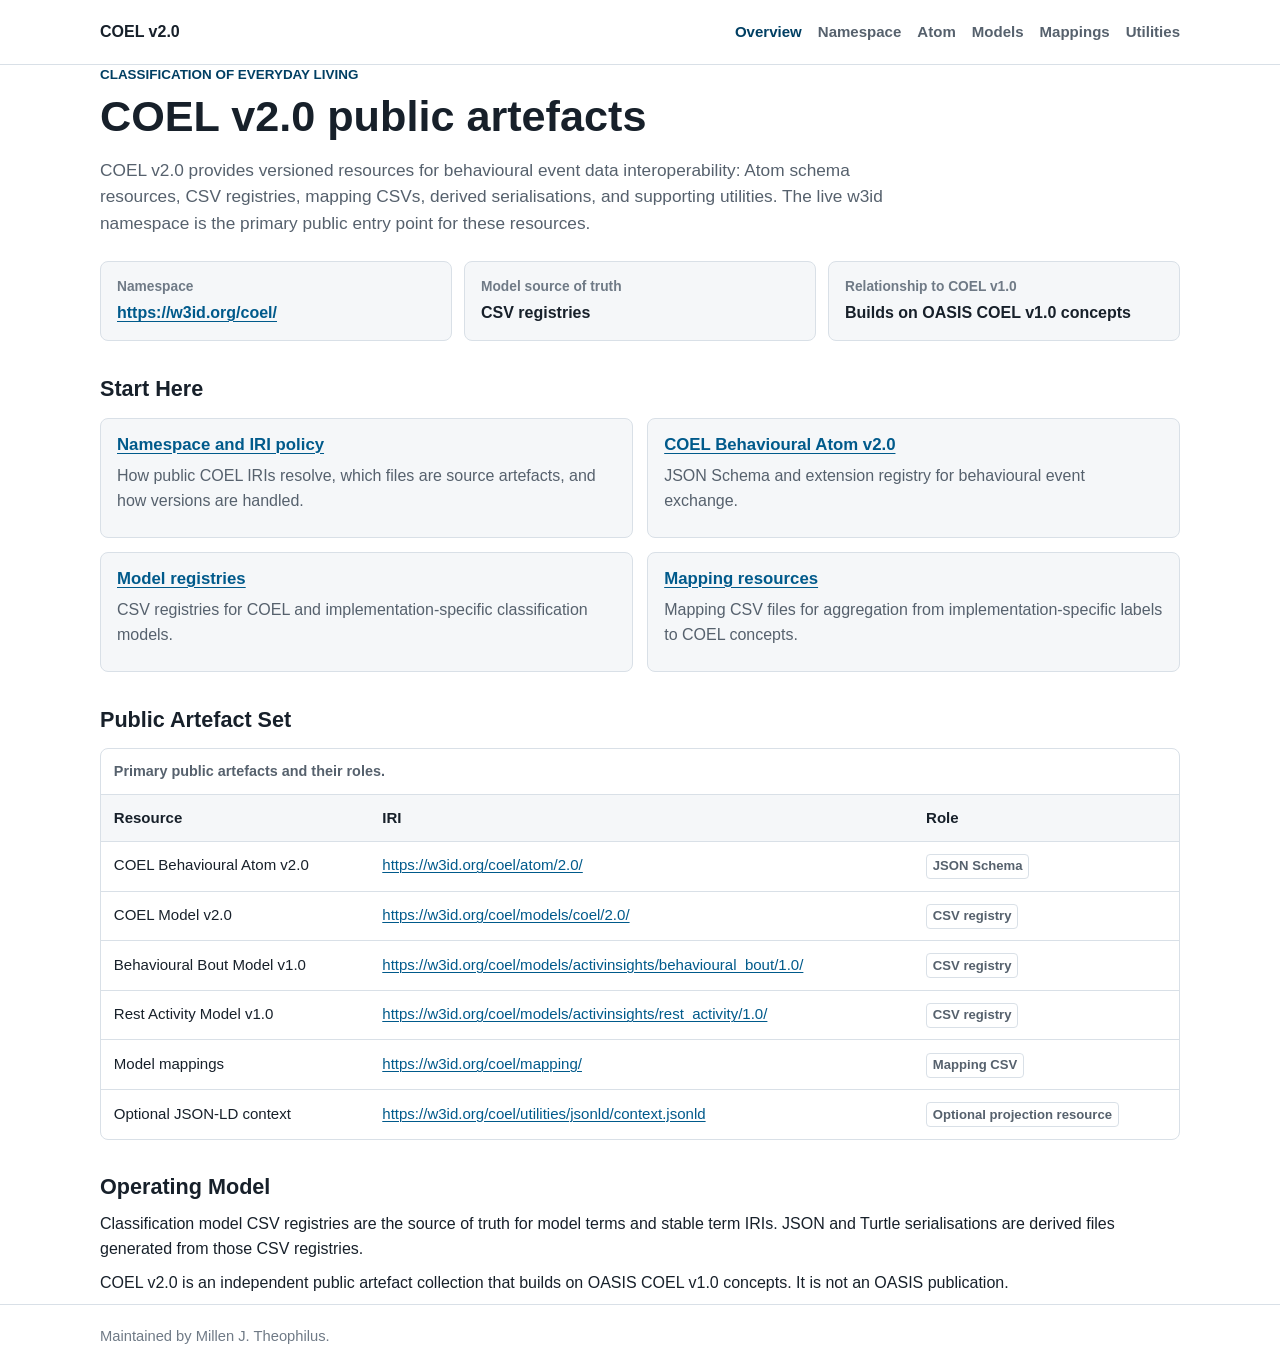
<file: docs/index.html>
<!doctype html>
<html lang="en">
<head>
  <meta charset="utf-8">
  <meta name="viewport" content="width=device-width, initial-scale=1">
  <meta name="description" content="COEL v2.0 public artefacts for behavioural event data interoperability, including Atom schema resources, CSV registries, mapping CSVs, derived serialisations, and supporting utilities.">
  <title>COEL v2.0 | Overview</title>
  <link rel="stylesheet" href="assets/coel.css">
</head>
<body>
  <a class="skip-link" href="#main">Skip to main content</a>
  <header class="site-header">
    <div class="container">
      <a class="brand" href="./">COEL v2.0</a>
      <nav class="nav" aria-label="Primary navigation">
        <a href="./" aria-current="page">Overview</a>
        <a href="namespace/">Namespace</a>
        <a href="atom/2.0/">Atom</a>
        <a href="models/">Models</a>
        <a href="mapping/">Mappings</a>
        <a href="utilities/">Utilities</a>
      </nav>
    </div>
  </header>

  <main id="main" class="container">
    <p class="kicker">Classification of Everyday Living</p>
    <h1>COEL v2.0 public artefacts</h1>
    <p class="lead">
      COEL v2.0 provides versioned resources for behavioural event data interoperability: Atom schema resources, CSV registries, mapping CSVs, derived serialisations, and supporting utilities. The live w3id namespace is the primary public entry point for these resources.
    </p>

    <dl class="summary" aria-label="Release summary">
      <div>
        <dt>Namespace</dt>
        <dd><a href="https://w3id.org/coel/">https://w3id.org/coel/</a></dd>
      </div>
      <div>
        <dt>Model source of truth</dt>
        <dd>CSV registries</dd>
      </div>
      <div>
        <dt>Relationship to COEL v1.0</dt>
        <dd>Builds on OASIS COEL v1.0 concepts</dd>
      </div>
    </dl>

    <section aria-labelledby="start-heading">
      <h2 id="start-heading">Start Here</h2>
      <div class="resource-grid">
        <article class="resource-card">
          <h3><a href="namespace/">Namespace and IRI policy</a></h3>
          <p>How public COEL IRIs resolve, which files are source artefacts, and how versions are handled.</p>
        </article>
        <article class="resource-card">
          <h3><a href="atom/2.0/">COEL Behavioural Atom v2.0</a></h3>
          <p>JSON Schema and extension registry for behavioural event exchange.</p>
        </article>
        <article class="resource-card">
          <h3><a href="models/">Model registries</a></h3>
          <p>CSV registries for COEL and implementation-specific classification models.</p>
        </article>
        <article class="resource-card">
          <h3><a href="mapping/">Mapping resources</a></h3>
          <p>Mapping CSV files for aggregation from implementation-specific labels to COEL concepts.</p>
        </article>
      </div>
    </section>

    <section aria-labelledby="resources-heading">
      <h2 id="resources-heading">Public Artefact Set</h2>
      <div class="table-wrap">
        <table>
          <caption>Primary public artefacts and their roles.</caption>
          <thead>
            <tr>
              <th scope="col">Resource</th>
              <th scope="col">IRI</th>
              <th scope="col">Role</th>
            </tr>
          </thead>
          <tbody>
            <tr>
              <td>COEL Behavioural Atom v2.0</td>
              <td><a href="https://w3id.org/coel/atom/2.0/">https://w3id.org/coel/atom/2.0/</a></td>
              <td><span class="tag">JSON Schema</span></td>
            </tr>
            <tr>
              <td>COEL Model v2.0</td>
              <td><a href="https://w3id.org/coel/models/coel/2.0/">https://w3id.org/coel/models/coel/2.0/</a></td>
              <td><span class="tag">CSV registry</span></td>
            </tr>
            <tr>
              <td>Behavioural Bout Model v1.0</td>
              <td><a href="https://w3id.org/coel/models/activinsights/behavioural_bout/1.0/">https://w3id.org/coel/models/activinsights/behavioural_bout/1.0/</a></td>
              <td><span class="tag">CSV registry</span></td>
            </tr>
            <tr>
              <td>Rest Activity Model v1.0</td>
              <td><a href="https://w3id.org/coel/models/activinsights/rest_activity/1.0/">https://w3id.org/coel/models/activinsights/rest_activity/1.0/</a></td>
              <td><span class="tag">CSV registry</span></td>
            </tr>
            <tr>
              <td>Model mappings</td>
              <td><a href="https://w3id.org/coel/mapping/">https://w3id.org/coel/mapping/</a></td>
              <td><span class="tag">Mapping CSV</span></td>
            </tr>
            <tr>
              <td>Optional JSON-LD context</td>
              <td><a href="https://w3id.org/coel/utilities/jsonld/context.jsonld">https://w3id.org/coel/utilities/jsonld/context.jsonld</a></td>
              <td><span class="tag">Optional projection resource</span></td>
            </tr>
          </tbody>
        </table>
      </div>
    </section>

    <section aria-labelledby="operation-heading">
      <h2 id="operation-heading">Operating Model</h2>
      <p>
        Classification model CSV registries are the source of truth for model terms and stable term IRIs. JSON and Turtle serialisations are derived files generated from those CSV registries.
      </p>
      <p>
        COEL v2.0 is an independent public artefact collection that builds on OASIS COEL v1.0 concepts. It is not an OASIS publication.
      </p>
    </section>
  </main>

  <footer class="site-footer">
    <div class="container">Maintained by Millen J. Theophilus.</div>
  </footer>
</body>
</html>
</file>
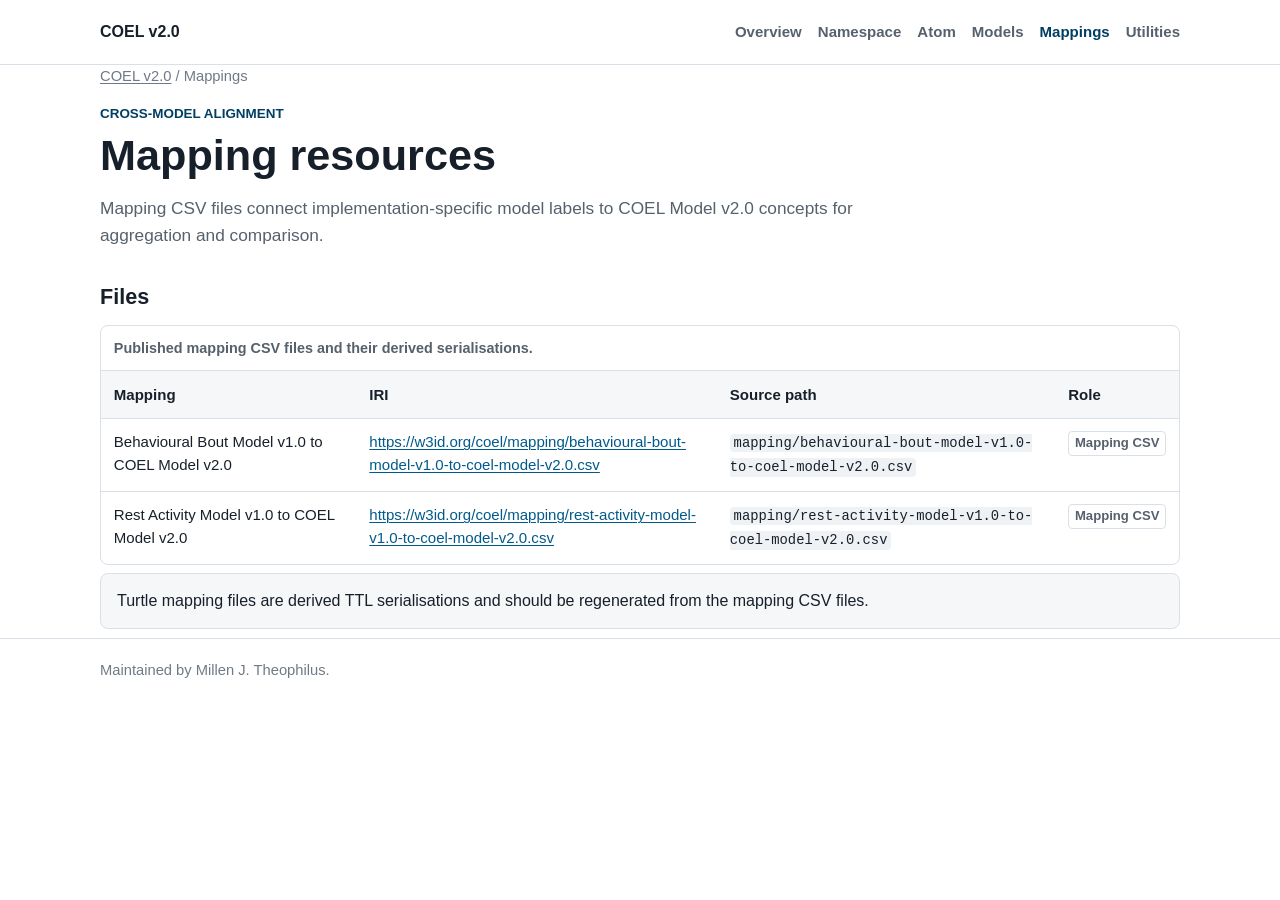
<file: docs/mapping/index.html>
<!doctype html>
<html lang="en">
<head>
  <meta charset="utf-8">
  <meta name="viewport" content="width=device-width, initial-scale=1">
  <meta name="description" content="COEL v2.0 mapping CSV files for cross-model alignment to COEL Model v2.0 concepts.">
  <title>COEL v2.0 | Mappings</title>
  <link rel="stylesheet" href="../assets/coel.css">
</head>
<body>
  <a class="skip-link" href="#main">Skip to main content</a>
  <header class="site-header">
    <div class="container">
      <a class="brand" href="../">COEL v2.0</a>
      <nav class="nav" aria-label="Primary navigation">
        <a href="../">Overview</a>
        <a href="../namespace/">Namespace</a>
        <a href="../atom/2.0/">Atom</a>
        <a href="../models/">Models</a>
        <a href="./" aria-current="page">Mappings</a>
        <a href="../utilities/">Utilities</a>
      </nav>
    </div>
  </header>

  <main id="main" class="container">
    <p class="breadcrumb"><a href="../">COEL v2.0</a> / Mappings</p>
    <p class="kicker">Cross-model alignment</p>
    <h1>Mapping resources</h1>
    <p class="lead">
      Mapping CSV files connect implementation-specific model labels to COEL Model v2.0 concepts for aggregation and comparison.
    </p>

    <section aria-labelledby="mapping-files-heading">
      <h2 id="mapping-files-heading">Files</h2>
      <div class="table-wrap">
        <table>
          <caption>Published mapping CSV files and their derived serialisations.</caption>
          <thead>
            <tr>
              <th scope="col">Mapping</th>
              <th scope="col">IRI</th>
              <th scope="col">Source path</th>
              <th scope="col">Role</th>
            </tr>
          </thead>
          <tbody>
            <tr>
              <td>Behavioural Bout Model v1.0 to COEL Model v2.0</td>
              <td><a href="https://w3id.org/coel/mapping/behavioural-bout-model-v1.0-to-coel-model-v2.0.csv">https://w3id.org/coel/mapping/behavioural-bout-model-v1.0-to-coel-model-v2.0.csv</a></td>
              <td><code>mapping/behavioural-bout-model-v1.0-to-coel-model-v2.0.csv</code></td>
              <td><span class="tag">Mapping CSV</span></td>
            </tr>
            <tr>
              <td>Rest Activity Model v1.0 to COEL Model v2.0</td>
              <td><a href="https://w3id.org/coel/mapping/rest-activity-model-v1.0-to-coel-model-v2.0.csv">https://w3id.org/coel/mapping/rest-activity-model-v1.0-to-coel-model-v2.0.csv</a></td>
              <td><code>mapping/rest-activity-model-v1.0-to-coel-model-v2.0.csv</code></td>
              <td><span class="tag">Mapping CSV</span></td>
            </tr>
          </tbody>
        </table>
      </div>
      <p class="note">
        Turtle mapping files are derived TTL serialisations and should be regenerated from the mapping CSV files.
      </p>
    </section>
  </main>

  <footer class="site-footer">
    <div class="container">Maintained by Millen J. Theophilus.</div>
  </footer>
</body>
</html>
</file>
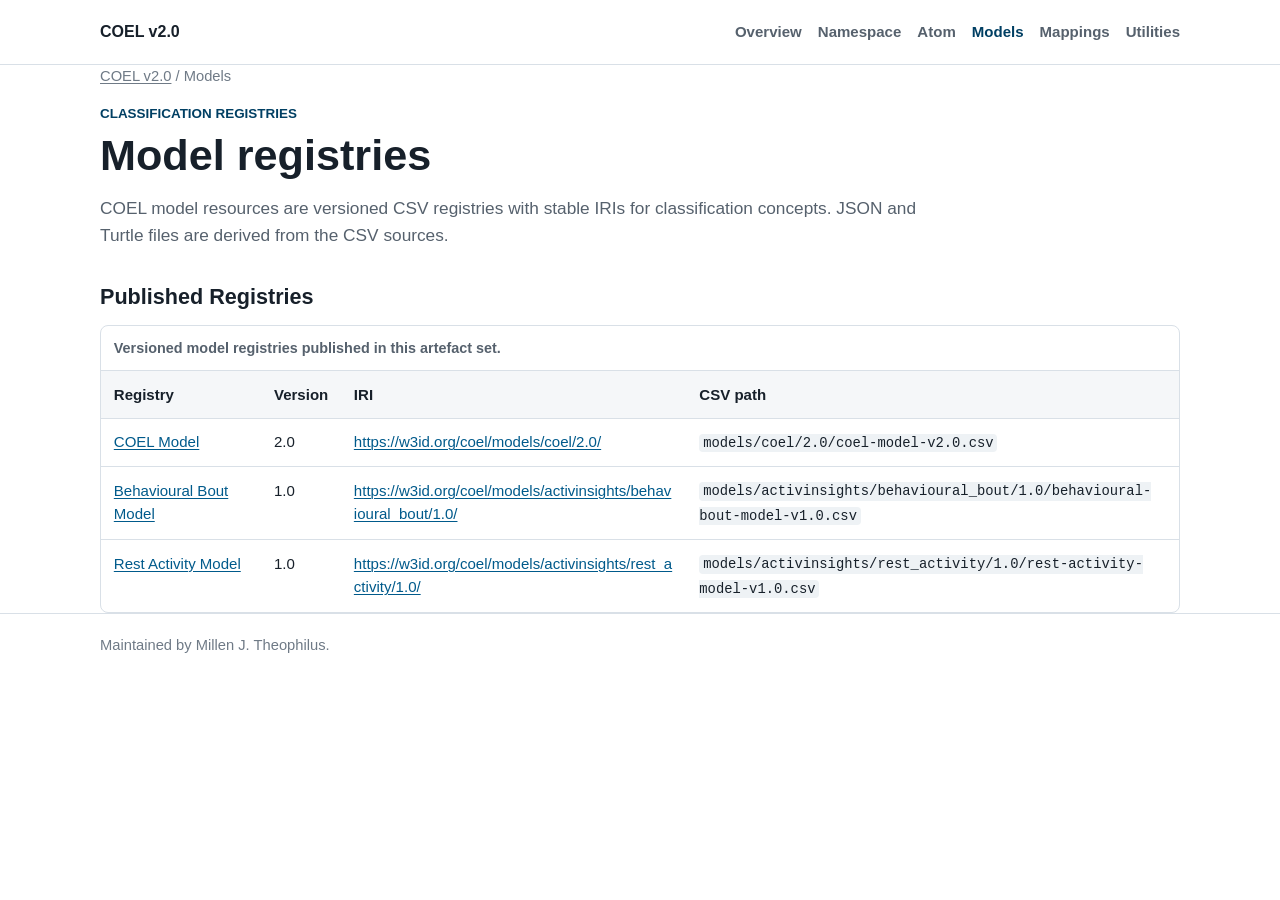
<file: docs/models/index.html>
<!doctype html>
<html lang="en">
<head>
  <meta charset="utf-8">
  <meta name="viewport" content="width=device-width, initial-scale=1">
  <meta name="description" content="COEL v2.0 model registry pages for CSV registries and derived serialisations.">
  <title>COEL v2.0 | Model Registries</title>
  <link rel="stylesheet" href="../assets/coel.css">
</head>
<body>
  <a class="skip-link" href="#main">Skip to main content</a>
  <header class="site-header">
    <div class="container">
      <a class="brand" href="../">COEL v2.0</a>
      <nav class="nav" aria-label="Primary navigation">
        <a href="../">Overview</a>
        <a href="../namespace/">Namespace</a>
        <a href="../atom/2.0/">Atom</a>
        <a href="./" aria-current="page">Models</a>
        <a href="../mapping/">Mappings</a>
        <a href="../utilities/">Utilities</a>
      </nav>
    </div>
  </header>

  <main id="main" class="container">
    <p class="breadcrumb"><a href="../">COEL v2.0</a> / Models</p>
    <p class="kicker">Classification registries</p>
    <h1>Model registries</h1>
    <p class="lead">
      COEL model resources are versioned CSV registries with stable IRIs for classification concepts. JSON and Turtle files are derived from the CSV sources.
    </p>

    <section aria-labelledby="model-files-heading">
      <h2 id="model-files-heading">Published Registries</h2>
      <div class="table-wrap">
        <table>
          <caption>Versioned model registries published in this artefact set.</caption>
          <thead>
            <tr>
              <th scope="col">Registry</th>
              <th scope="col">Version</th>
              <th scope="col">IRI</th>
              <th scope="col">CSV path</th>
            </tr>
          </thead>
          <tbody>
            <tr>
              <td><a href="coel/2.0/">COEL Model</a></td>
              <td>2.0</td>
              <td><a href="https://w3id.org/coel/models/coel/2.0/">https://w3id.org/coel/models/coel/2.0/</a></td>
              <td><code>models/coel/2.0/coel-model-v2.0.csv</code></td>
            </tr>
            <tr>
              <td><a href="activinsights/behavioural_bout/1.0/">Behavioural Bout Model</a></td>
              <td>1.0</td>
              <td><a href="https://w3id.org/coel/models/activinsights/behavioural_bout/1.0/">https://w3id.org/coel/models/activinsights/behavioural_bout/1.0/</a></td>
              <td><code>models/activinsights/behavioural_bout/1.0/behavioural-bout-model-v1.0.csv</code></td>
            </tr>
            <tr>
              <td><a href="activinsights/rest_activity/1.0/">Rest Activity Model</a></td>
              <td>1.0</td>
              <td><a href="https://w3id.org/coel/models/activinsights/rest_activity/1.0/">https://w3id.org/coel/models/activinsights/rest_activity/1.0/</a></td>
              <td><code>models/activinsights/rest_activity/1.0/rest-activity-model-v1.0.csv</code></td>
            </tr>
          </tbody>
        </table>
      </div>
    </section>
  </main>

  <footer class="site-footer">
    <div class="container">Maintained by Millen J. Theophilus.</div>
  </footer>
</body>
</html>
</file>
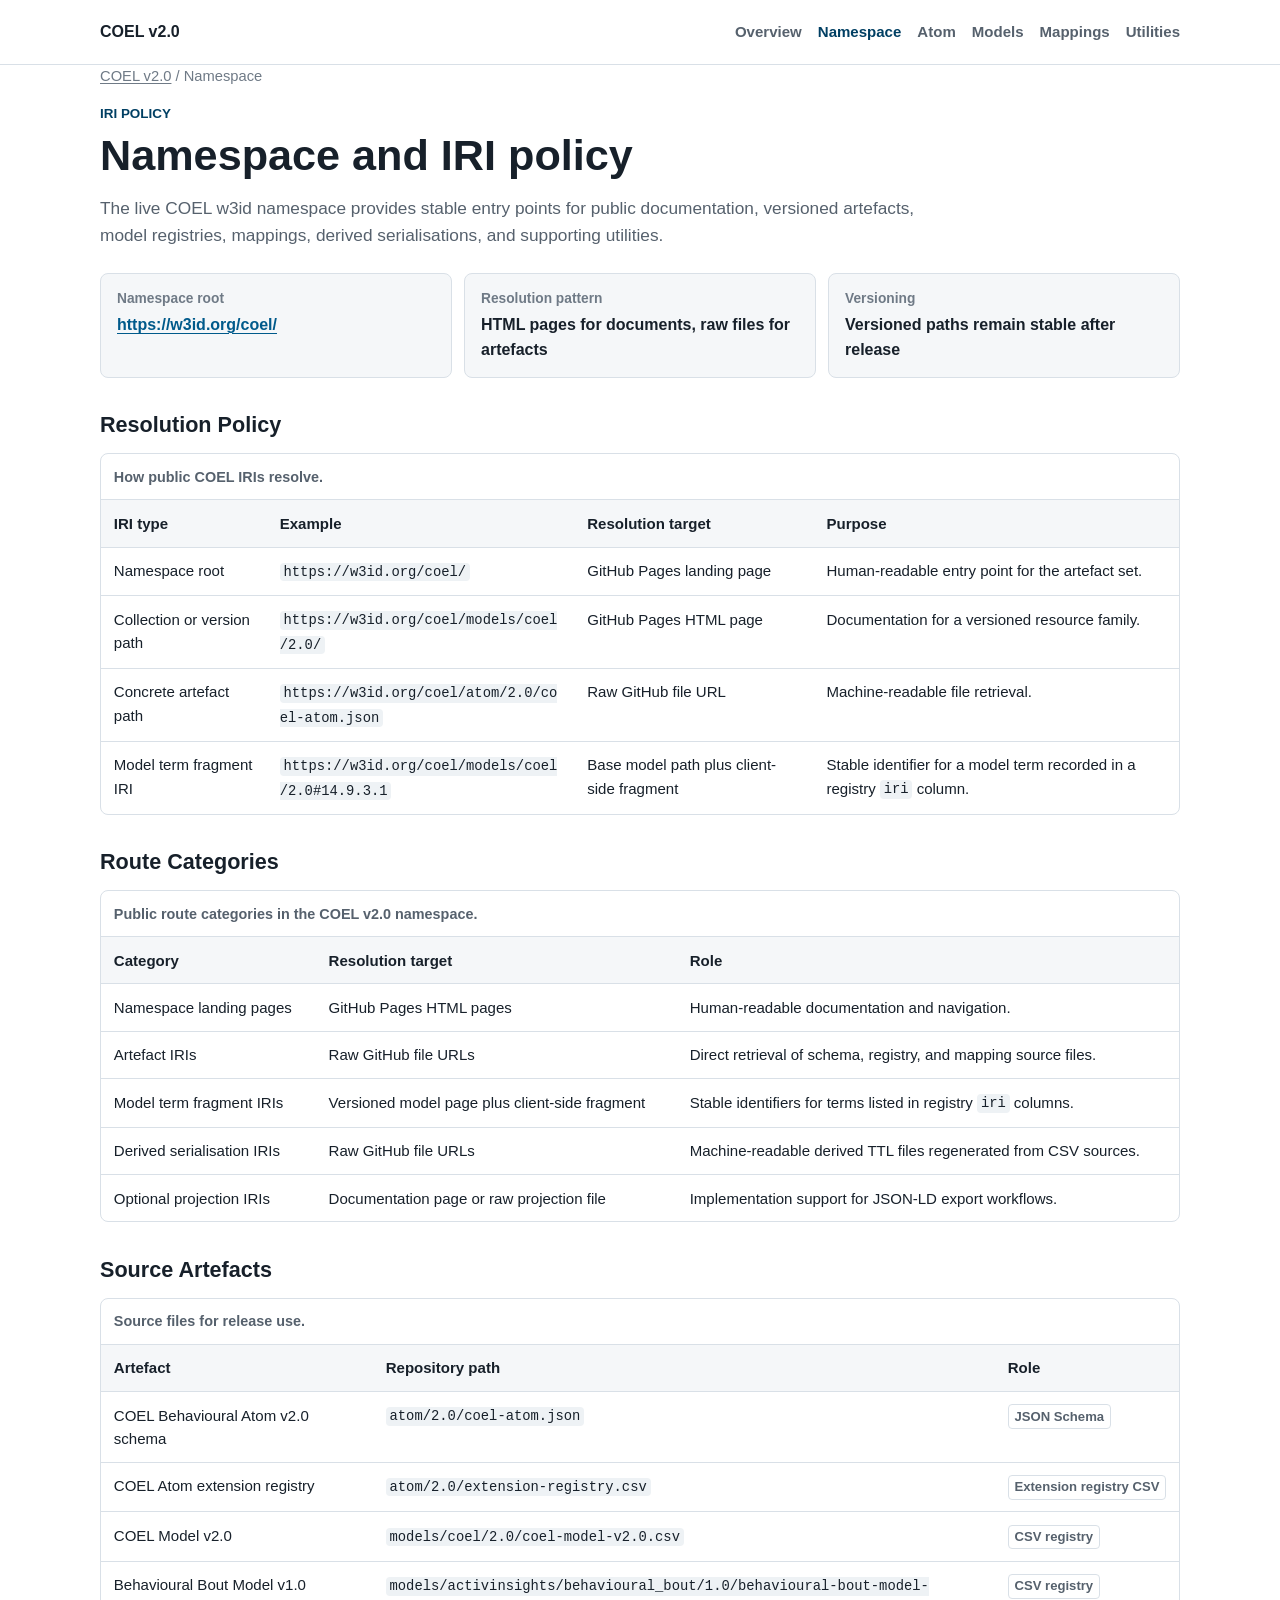
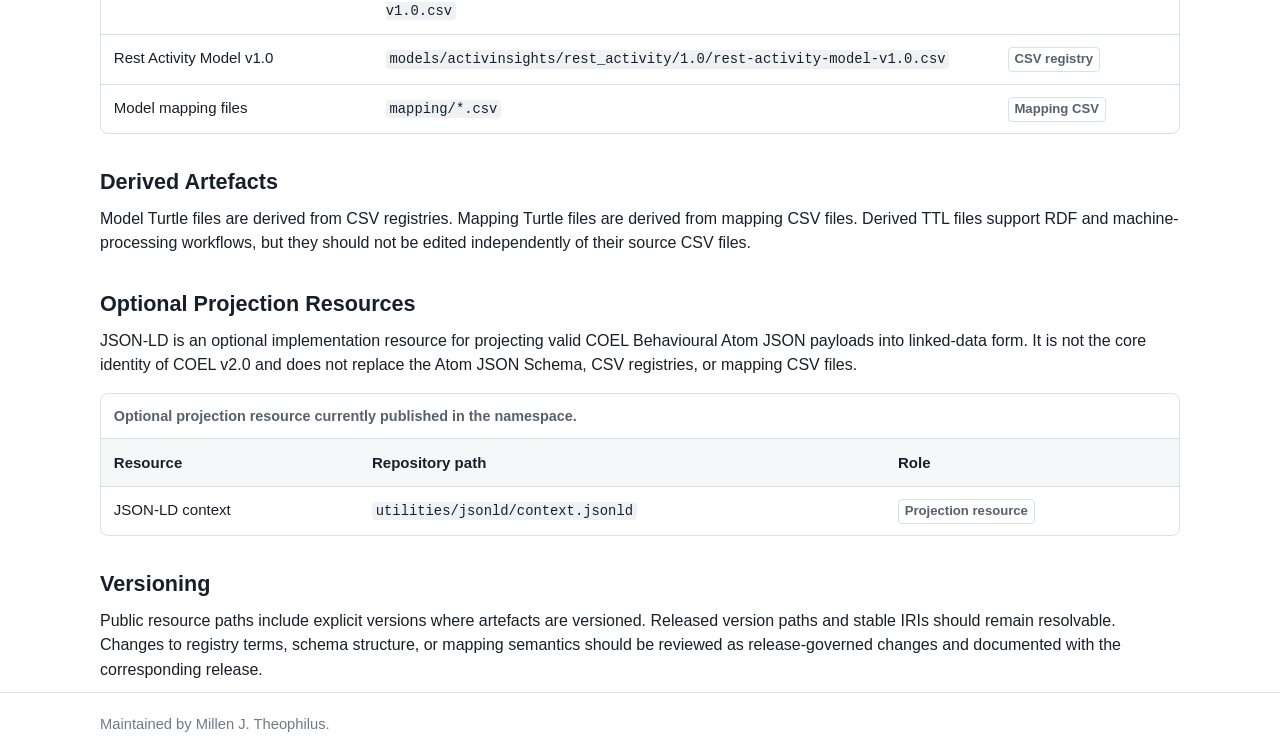
<file: docs/namespace/index.html>
<!doctype html>
<html lang="en">
<head>
  <meta charset="utf-8">
  <meta name="viewport" content="width=device-width, initial-scale=1">
  <meta name="description" content="COEL v2.0 namespace and IRI policy, including landing pages, artefact IRIs, fragment IRIs, CSV registries, derived TTL serialisations, optional projection resources, and versioning.">
  <title>COEL v2.0 | Namespace and IRI Policy</title>
  <link rel="stylesheet" href="../assets/coel.css">
</head>
<body>
  <a class="skip-link" href="#main">Skip to main content</a>
  <header class="site-header">
    <div class="container">
      <a class="brand" href="../">COEL v2.0</a>
      <nav class="nav" aria-label="Primary navigation">
        <a href="../">Overview</a>
        <a href="./" aria-current="page">Namespace</a>
        <a href="../atom/2.0/">Atom</a>
        <a href="../models/">Models</a>
        <a href="../mapping/">Mappings</a>
        <a href="../utilities/">Utilities</a>
      </nav>
    </div>
  </header>

  <main id="main" class="container">
    <p class="breadcrumb"><a href="../">COEL v2.0</a> / Namespace</p>
    <p class="kicker">IRI policy</p>
    <h1>Namespace and IRI policy</h1>
    <p class="lead">
      The live COEL w3id namespace provides stable entry points for public documentation, versioned artefacts, model registries, mappings, derived serialisations, and supporting utilities.
    </p>

    <dl class="summary" aria-label="Namespace summary">
      <div>
        <dt>Namespace root</dt>
        <dd><a href="https://w3id.org/coel/">https://w3id.org/coel/</a></dd>
      </div>
      <div>
        <dt>Resolution pattern</dt>
        <dd>HTML pages for documents, raw files for artefacts</dd>
      </div>
      <div>
        <dt>Versioning</dt>
        <dd>Versioned paths remain stable after release</dd>
      </div>
    </dl>

    <section aria-labelledby="resolution-heading">
      <h2 id="resolution-heading">Resolution Policy</h2>
      <div class="table-wrap">
        <table>
          <caption>How public COEL IRIs resolve.</caption>
          <thead>
            <tr>
              <th scope="col">IRI type</th>
              <th scope="col">Example</th>
              <th scope="col">Resolution target</th>
              <th scope="col">Purpose</th>
            </tr>
          </thead>
          <tbody>
            <tr>
              <td>Namespace root</td>
              <td><code>https://w3id.org/coel/</code></td>
              <td>GitHub Pages landing page</td>
              <td>Human-readable entry point for the artefact set.</td>
            </tr>
            <tr>
              <td>Collection or version path</td>
              <td><code>https://w3id.org/coel/models/coel/2.0/</code></td>
              <td>GitHub Pages HTML page</td>
              <td>Documentation for a versioned resource family.</td>
            </tr>
            <tr>
              <td>Concrete artefact path</td>
              <td><code>https://w3id.org/coel/atom/2.0/coel-atom.json</code></td>
              <td>Raw GitHub file URL</td>
              <td>Machine-readable file retrieval.</td>
            </tr>
            <tr>
              <td>Model term fragment IRI</td>
              <td><code>https://w3id.org/coel/models/coel/2.0#14.9.3.1</code></td>
              <td>Base model path plus client-side fragment</td>
              <td>Stable identifier for a model term recorded in a registry <code>iri</code> column.</td>
            </tr>
          </tbody>
        </table>
      </div>
    </section>

    <section aria-labelledby="categories-heading">
      <h2 id="categories-heading">Route Categories</h2>
      <div class="table-wrap">
        <table>
          <caption>Public route categories in the COEL v2.0 namespace.</caption>
          <thead>
            <tr>
              <th scope="col">Category</th>
              <th scope="col">Resolution target</th>
              <th scope="col">Role</th>
            </tr>
          </thead>
          <tbody>
            <tr>
              <td>Namespace landing pages</td>
              <td>GitHub Pages HTML pages</td>
              <td>Human-readable documentation and navigation.</td>
            </tr>
            <tr>
              <td>Artefact IRIs</td>
              <td>Raw GitHub file URLs</td>
              <td>Direct retrieval of schema, registry, and mapping source files.</td>
            </tr>
            <tr>
              <td>Model term fragment IRIs</td>
              <td>Versioned model page plus client-side fragment</td>
              <td>Stable identifiers for terms listed in registry <code>iri</code> columns.</td>
            </tr>
            <tr>
              <td>Derived serialisation IRIs</td>
              <td>Raw GitHub file URLs</td>
              <td>Machine-readable derived TTL files regenerated from CSV sources.</td>
            </tr>
            <tr>
              <td>Optional projection IRIs</td>
              <td>Documentation page or raw projection file</td>
              <td>Implementation support for JSON-LD export workflows.</td>
            </tr>
          </tbody>
        </table>
      </div>
    </section>

    <section aria-labelledby="source-heading">
      <h2 id="source-heading">Source Artefacts</h2>
      <div class="table-wrap">
        <table>
          <caption>Source files for release use.</caption>
          <thead>
            <tr>
              <th scope="col">Artefact</th>
              <th scope="col">Repository path</th>
              <th scope="col">Role</th>
            </tr>
          </thead>
          <tbody>
            <tr>
              <td>COEL Behavioural Atom v2.0 schema</td>
              <td><code>atom/2.0/coel-atom.json</code></td>
              <td><span class="tag">JSON Schema</span></td>
            </tr>
            <tr>
              <td>COEL Atom extension registry</td>
              <td><code>atom/2.0/extension-registry.csv</code></td>
              <td><span class="tag">Extension registry CSV</span></td>
            </tr>
            <tr>
              <td>COEL Model v2.0</td>
              <td><code>models/coel/2.0/coel-model-v2.0.csv</code></td>
              <td><span class="tag">CSV registry</span></td>
            </tr>
            <tr>
              <td>Behavioural Bout Model v1.0</td>
              <td><code>models/activinsights/behavioural_bout/1.0/behavioural-bout-model-v1.0.csv</code></td>
              <td><span class="tag">CSV registry</span></td>
            </tr>
            <tr>
              <td>Rest Activity Model v1.0</td>
              <td><code>models/activinsights/rest_activity/1.0/rest-activity-model-v1.0.csv</code></td>
              <td><span class="tag">CSV registry</span></td>
            </tr>
            <tr>
              <td>Model mapping files</td>
              <td><code>mapping/*.csv</code></td>
              <td><span class="tag">Mapping CSV</span></td>
            </tr>
          </tbody>
        </table>
      </div>
    </section>

    <section aria-labelledby="derived-heading">
      <h2 id="derived-heading">Derived Artefacts</h2>
      <p>
        Model Turtle files are derived from CSV registries. Mapping Turtle files are derived from mapping CSV files. Derived TTL files support RDF and machine-processing workflows, but they should not be edited independently of their source CSV files.
      </p>
    </section>

    <section aria-labelledby="projection-heading">
      <h2 id="projection-heading">Optional Projection Resources</h2>
      <p>
        JSON-LD is an optional implementation resource for projecting valid COEL Behavioural Atom JSON payloads into linked-data form. It is not the core identity of COEL v2.0 and does not replace the Atom JSON Schema, CSV registries, or mapping CSV files.
      </p>
      <div class="table-wrap">
        <table>
          <caption>Optional projection resource currently published in the namespace.</caption>
          <thead>
            <tr>
              <th scope="col">Resource</th>
              <th scope="col">Repository path</th>
              <th scope="col">Role</th>
            </tr>
          </thead>
          <tbody>
            <tr>
              <td>JSON-LD context</td>
              <td><code>utilities/jsonld/context.jsonld</code></td>
              <td><span class="tag">Projection resource</span></td>
            </tr>
          </tbody>
        </table>
      </div>
    </section>

    <section aria-labelledby="versioning-heading">
      <h2 id="versioning-heading">Versioning</h2>
      <p>
        Public resource paths include explicit versions where artefacts are versioned. Released version paths and stable IRIs should remain resolvable. Changes to registry terms, schema structure, or mapping semantics should be reviewed as release-governed changes and documented with the corresponding release.
      </p>
    </section>
  </main>

  <footer class="site-footer">
    <div class="container">Maintained by Millen J. Theophilus.</div>
  </footer>
</body>
</html>
</file>
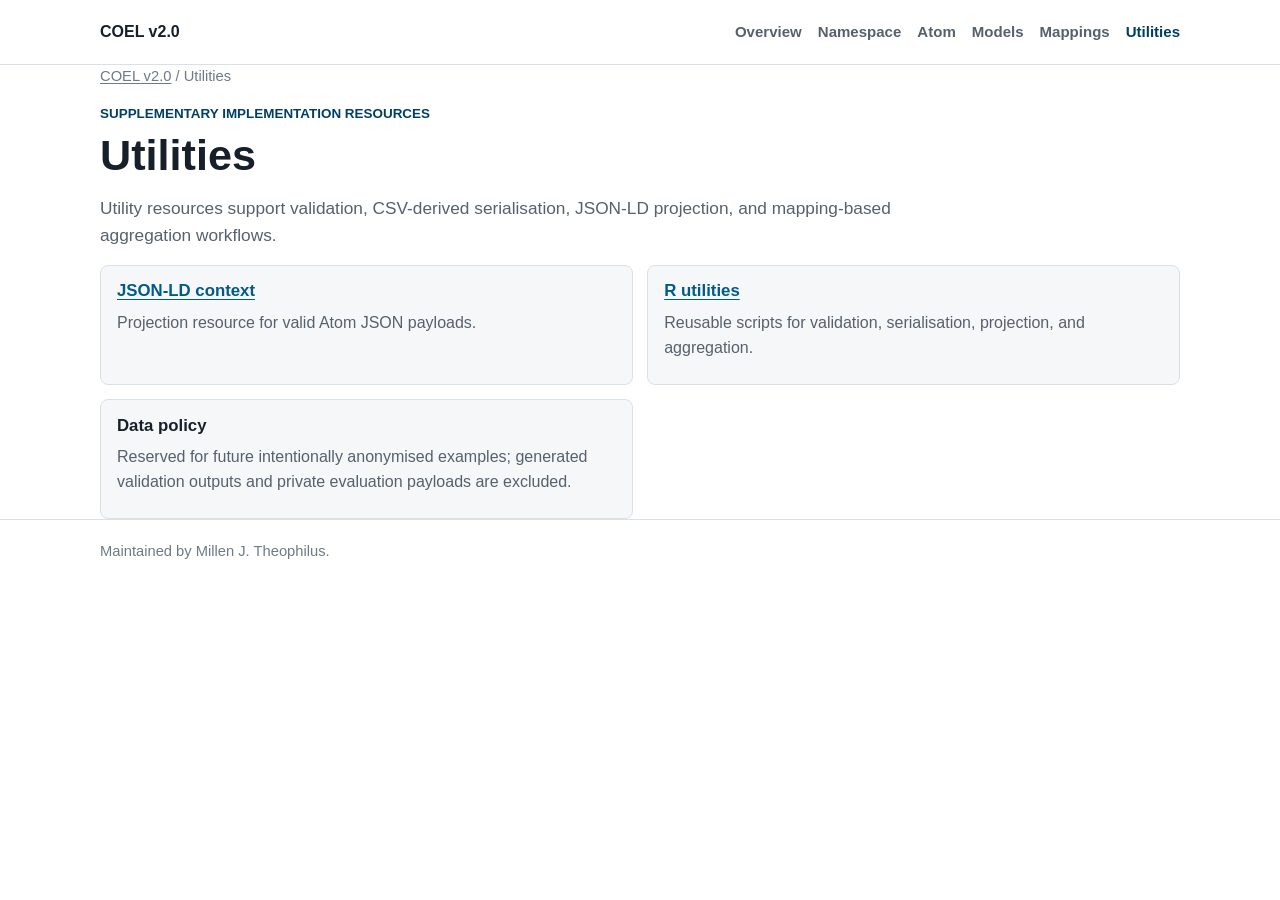
<file: docs/utilities/index.html>
<!doctype html>
<html lang="en">
<head>
  <meta charset="utf-8">
  <meta name="viewport" content="width=device-width, initial-scale=1">
  <meta name="description" content="COEL v2.0 utility resources for validation, CSV-derived serialisation, JSON-LD projection, and mapping-based aggregation.">
  <title>COEL v2.0 | Utilities</title>
  <link rel="stylesheet" href="../assets/coel.css">
</head>
<body>
  <a class="skip-link" href="#main">Skip to main content</a>
  <header class="site-header">
    <div class="container">
      <a class="brand" href="../">COEL v2.0</a>
      <nav class="nav" aria-label="Primary navigation">
        <a href="../">Overview</a>
        <a href="../namespace/">Namespace</a>
        <a href="../atom/2.0/">Atom</a>
        <a href="../models/">Models</a>
        <a href="../mapping/">Mappings</a>
        <a href="./" aria-current="page">Utilities</a>
      </nav>
    </div>
  </header>

  <main id="main" class="container">
    <p class="breadcrumb"><a href="../">COEL v2.0</a> / Utilities</p>
    <p class="kicker">Supplementary implementation resources</p>
    <h1>Utilities</h1>
    <p class="lead">
      Utility resources support validation, CSV-derived serialisation, JSON-LD projection, and mapping-based aggregation workflows.
    </p>

    <div class="resource-grid">
      <article class="resource-card">
        <h3><a href="jsonld/">JSON-LD context</a></h3>
        <p>Projection resource for valid Atom JSON payloads.</p>
      </article>
      <article class="resource-card">
        <h3><a href="https://github.com/miltheo/coel/tree/main/utilities/code">R utilities</a></h3>
        <p>Reusable scripts for validation, serialisation, projection, and aggregation.</p>
      </article>
      <article class="resource-card">
        <h3>Data policy</h3>
        <p>Reserved for future intentionally anonymised examples; generated validation outputs and private evaluation payloads are excluded.</p>
      </article>
    </div>
  </main>

  <footer class="site-footer">
    <div class="container">Maintained by Millen J. Theophilus.</div>
  </footer>
</body>
</html>
</file>
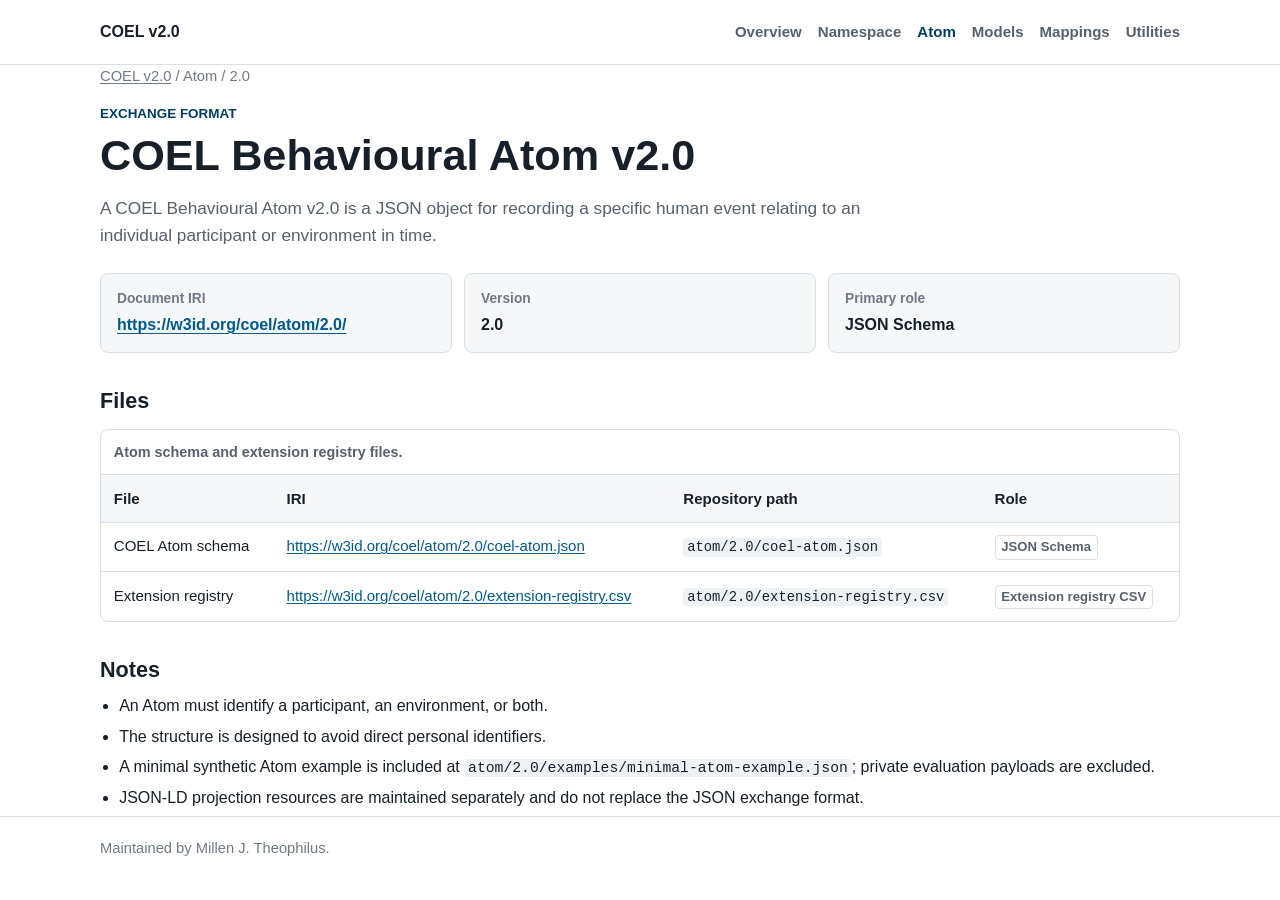
<file: docs/atom/2.0/index.html>
<!doctype html>
<html lang="en">
<head>
  <meta charset="utf-8">
  <meta name="viewport" content="width=device-width, initial-scale=1">
  <meta name="description" content="COEL Behavioural Atom v2.0 JSON Schema and extension registry for behavioural event exchange.">
  <title>COEL v2.0 | Behavioural Atom 2.0</title>
  <link rel="stylesheet" href="../../assets/coel.css">
</head>
<body>
  <a class="skip-link" href="#main">Skip to main content</a>
  <header class="site-header">
    <div class="container">
      <a class="brand" href="../../">COEL v2.0</a>
      <nav class="nav" aria-label="Primary navigation">
        <a href="../../">Overview</a>
        <a href="../../namespace/">Namespace</a>
        <a href="./" aria-current="page">Atom</a>
        <a href="../../models/">Models</a>
        <a href="../../mapping/">Mappings</a>
        <a href="../../utilities/">Utilities</a>
      </nav>
    </div>
  </header>

  <main id="main" class="container">
    <p class="breadcrumb"><a href="../../">COEL v2.0</a> / Atom / 2.0</p>
    <p class="kicker">Exchange format</p>
    <h1>COEL Behavioural Atom v2.0</h1>
    <p class="lead">
      A COEL Behavioural Atom v2.0 is a JSON object for recording a specific human event relating to an individual participant or environment in time.
    </p>

    <dl class="summary" aria-label="Atom summary">
      <div>
        <dt>Document IRI</dt>
        <dd><a href="https://w3id.org/coel/atom/2.0/">https://w3id.org/coel/atom/2.0/</a></dd>
      </div>
      <div>
        <dt>Version</dt>
        <dd>2.0</dd>
      </div>
      <div>
        <dt>Primary role</dt>
        <dd>JSON Schema</dd>
      </div>
    </dl>

    <section aria-labelledby="files-heading">
      <h2 id="files-heading">Files</h2>
      <div class="table-wrap">
        <table>
          <caption>Atom schema and extension registry files.</caption>
          <thead>
            <tr>
              <th scope="col">File</th>
              <th scope="col">IRI</th>
              <th scope="col">Repository path</th>
              <th scope="col">Role</th>
            </tr>
          </thead>
          <tbody>
            <tr>
              <td>COEL Atom schema</td>
              <td><a href="https://w3id.org/coel/atom/2.0/coel-atom.json">https://w3id.org/coel/atom/2.0/coel-atom.json</a></td>
              <td><code>atom/2.0/coel-atom.json</code></td>
              <td><span class="tag">JSON Schema</span></td>
            </tr>
            <tr>
              <td>Extension registry</td>
              <td><a href="https://w3id.org/coel/atom/2.0/extension-registry.csv">https://w3id.org/coel/atom/2.0/extension-registry.csv</a></td>
              <td><code>atom/2.0/extension-registry.csv</code></td>
              <td><span class="tag">Extension registry CSV</span></td>
            </tr>
          </tbody>
        </table>
      </div>
    </section>

    <section aria-labelledby="notes-heading">
      <h2 id="notes-heading">Notes</h2>
      <ul class="list">
        <li>An Atom must identify a participant, an environment, or both.</li>
        <li>The structure is designed to avoid direct personal identifiers.</li>
        <li>A minimal synthetic Atom example is included at <code>atom/2.0/examples/minimal-atom-example.json</code>; private evaluation payloads are excluded.</li>
        <li>JSON-LD projection resources are maintained separately and do not replace the JSON exchange format.</li>
      </ul>
    </section>
  </main>

  <footer class="site-footer">
    <div class="container">Maintained by Millen J. Theophilus.</div>
  </footer>
</body>
</html>
</file>
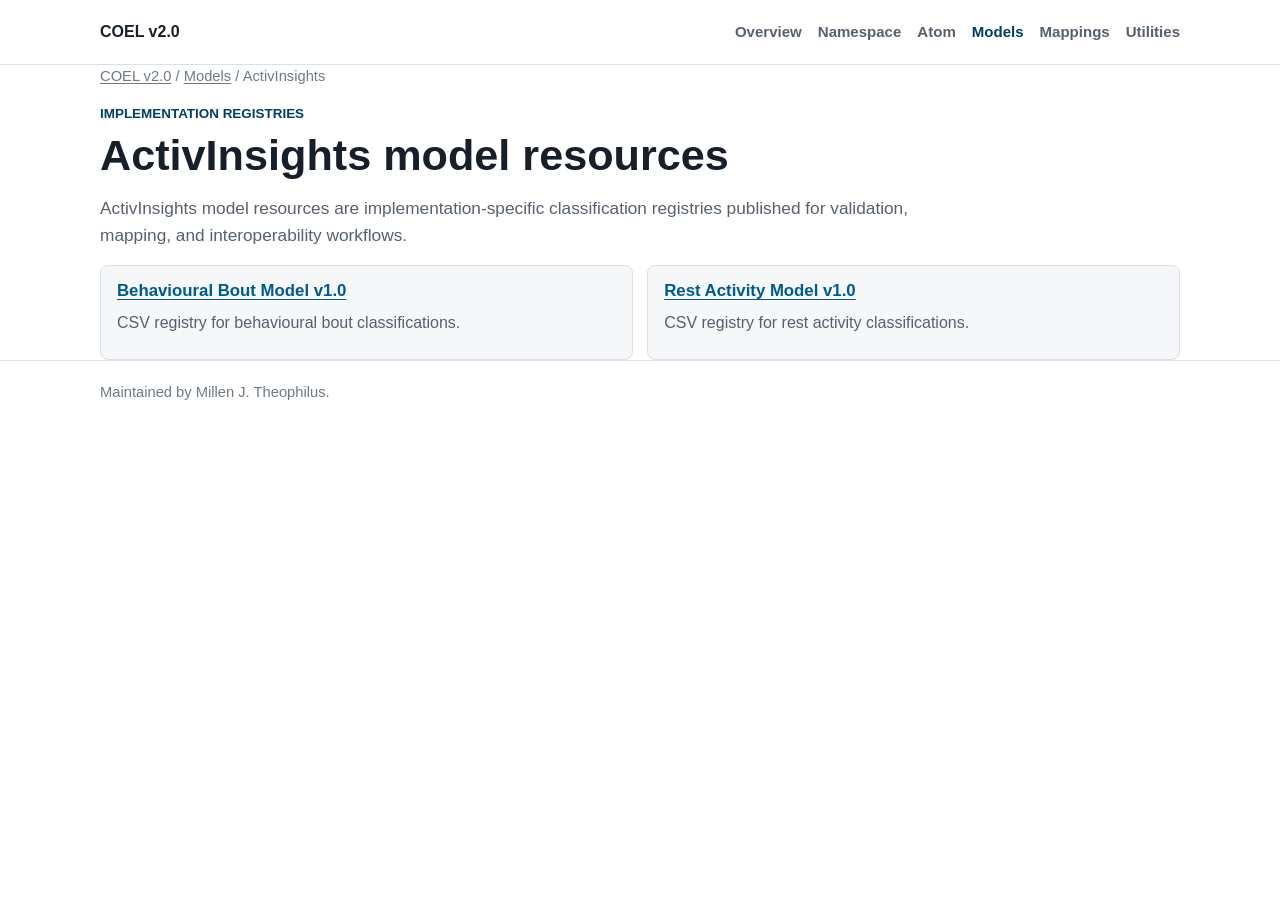
<file: docs/models/activinsights/index.html>
<!doctype html>
<html lang="en">
<head>
  <meta charset="utf-8">
  <meta name="viewport" content="width=device-width, initial-scale=1">
  <meta name="description" content="ActivInsights model registry pages for Behavioural Bout Model v1.0 and Rest Activity Model v1.0.">
  <title>COEL v2.0 | ActivInsights Models</title>
  <link rel="stylesheet" href="../../assets/coel.css">
</head>
<body>
  <a class="skip-link" href="#main">Skip to main content</a>
  <header class="site-header">
    <div class="container">
      <a class="brand" href="../../">COEL v2.0</a>
      <nav class="nav" aria-label="Primary navigation">
        <a href="../../">Overview</a>
        <a href="../../namespace/">Namespace</a>
        <a href="../../atom/2.0/">Atom</a>
        <a href="../" aria-current="page">Models</a>
        <a href="../../mapping/">Mappings</a>
        <a href="../../utilities/">Utilities</a>
      </nav>
    </div>
  </header>

  <main id="main" class="container">
    <p class="breadcrumb"><a href="../../">COEL v2.0</a> / <a href="../">Models</a> / ActivInsights</p>
    <p class="kicker">Implementation registries</p>
    <h1>ActivInsights model resources</h1>
    <p class="lead">
      ActivInsights model resources are implementation-specific classification registries published for validation, mapping, and interoperability workflows.
    </p>

    <div class="resource-grid">
      <article class="resource-card">
        <h3><a href="behavioural_bout/1.0/">Behavioural Bout Model v1.0</a></h3>
        <p>CSV registry for behavioural bout classifications.</p>
      </article>
      <article class="resource-card">
        <h3><a href="rest_activity/1.0/">Rest Activity Model v1.0</a></h3>
        <p>CSV registry for rest activity classifications.</p>
      </article>
    </div>
  </main>

  <footer class="site-footer">
    <div class="container">Maintained by Millen J. Theophilus.</div>
  </footer>
</body>
</html>
</file>
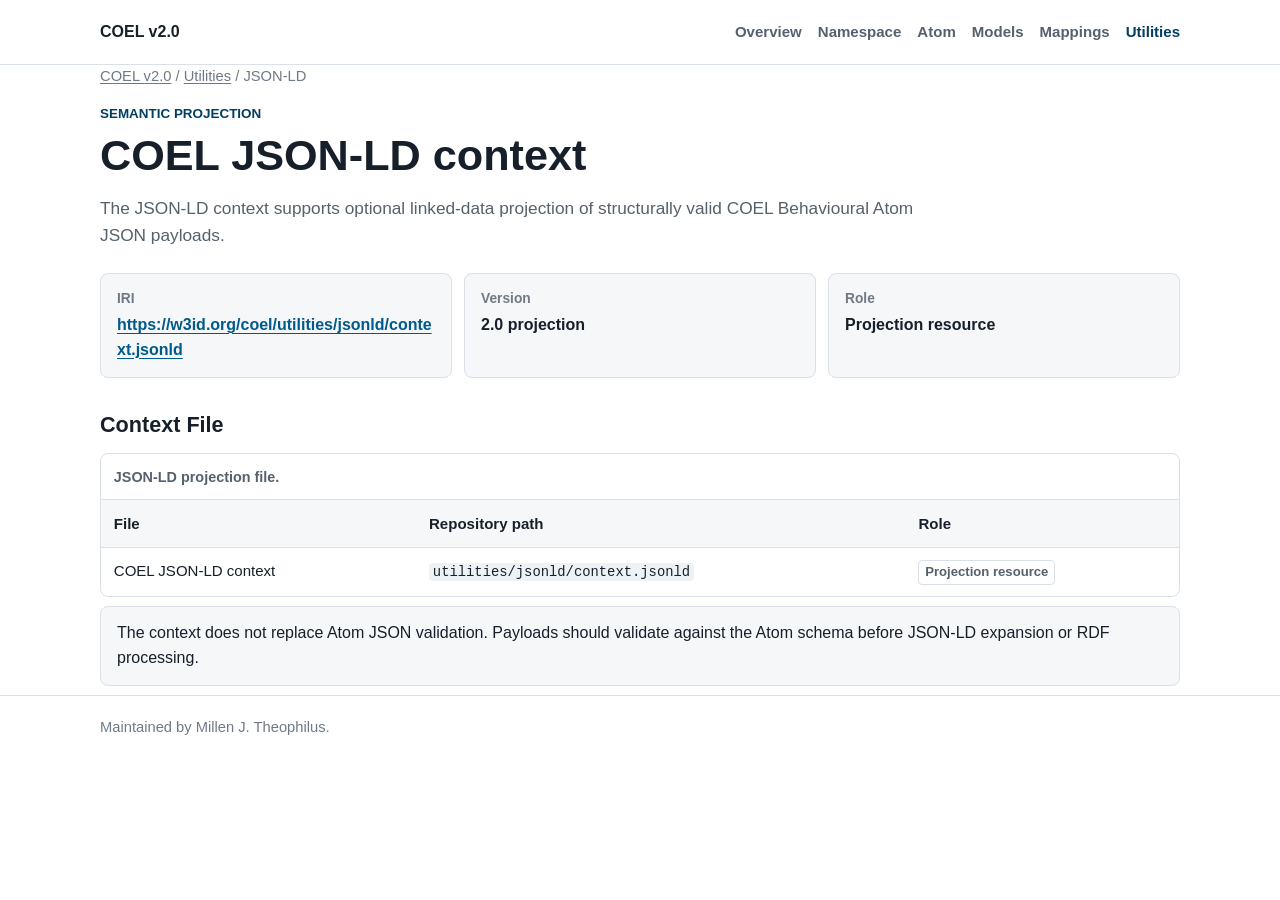
<file: docs/utilities/jsonld/index.html>
<!doctype html>
<html lang="en">
<head>
  <meta charset="utf-8">
  <meta name="viewport" content="width=device-width, initial-scale=1">
  <meta name="description" content="COEL v2.0 JSON-LD context for linked-data projection of valid COEL Behavioural Atom JSON payloads.">
  <title>COEL v2.0 | JSON-LD Context</title>
  <link rel="stylesheet" href="../../assets/coel.css">
</head>
<body>
  <a class="skip-link" href="#main">Skip to main content</a>
  <header class="site-header">
    <div class="container">
      <a class="brand" href="../../">COEL v2.0</a>
      <nav class="nav" aria-label="Primary navigation">
        <a href="../../">Overview</a>
        <a href="../../namespace/">Namespace</a>
        <a href="../../atom/2.0/">Atom</a>
        <a href="../../models/">Models</a>
        <a href="../../mapping/">Mappings</a>
        <a href="../" aria-current="page">Utilities</a>
      </nav>
    </div>
  </header>

  <main id="main" class="container">
    <p class="breadcrumb"><a href="../../">COEL v2.0</a> / <a href="../">Utilities</a> / JSON-LD</p>
    <p class="kicker">Semantic projection</p>
    <h1>COEL JSON-LD context</h1>
    <p class="lead">
      The JSON-LD context supports optional linked-data projection of structurally valid COEL Behavioural Atom JSON payloads.
    </p>

    <dl class="summary" aria-label="JSON-LD context summary">
      <div>
        <dt>IRI</dt>
        <dd><a href="https://w3id.org/coel/utilities/jsonld/context.jsonld">https://w3id.org/coel/utilities/jsonld/context.jsonld</a></dd>
      </div>
      <div>
        <dt>Version</dt>
        <dd>2.0 projection</dd>
      </div>
      <div>
        <dt>Role</dt>
        <dd>Projection resource</dd>
      </div>
    </dl>

    <section aria-labelledby="context-heading">
      <h2 id="context-heading">Context File</h2>
      <div class="table-wrap">
        <table>
          <caption>JSON-LD projection file.</caption>
          <thead>
            <tr>
              <th scope="col">File</th>
              <th scope="col">Repository path</th>
              <th scope="col">Role</th>
            </tr>
          </thead>
          <tbody>
            <tr>
              <td>COEL JSON-LD context</td>
              <td><code>utilities/jsonld/context.jsonld</code></td>
              <td><span class="tag">Projection resource</span></td>
            </tr>
          </tbody>
        </table>
      </div>
      <p class="note">
        The context does not replace Atom JSON validation. Payloads should validate against the Atom schema before JSON-LD expansion or RDF processing.
      </p>
    </section>
  </main>

  <footer class="site-footer">
    <div class="container">Maintained by Millen J. Theophilus.</div>
  </footer>
</body>
</html>
</file>
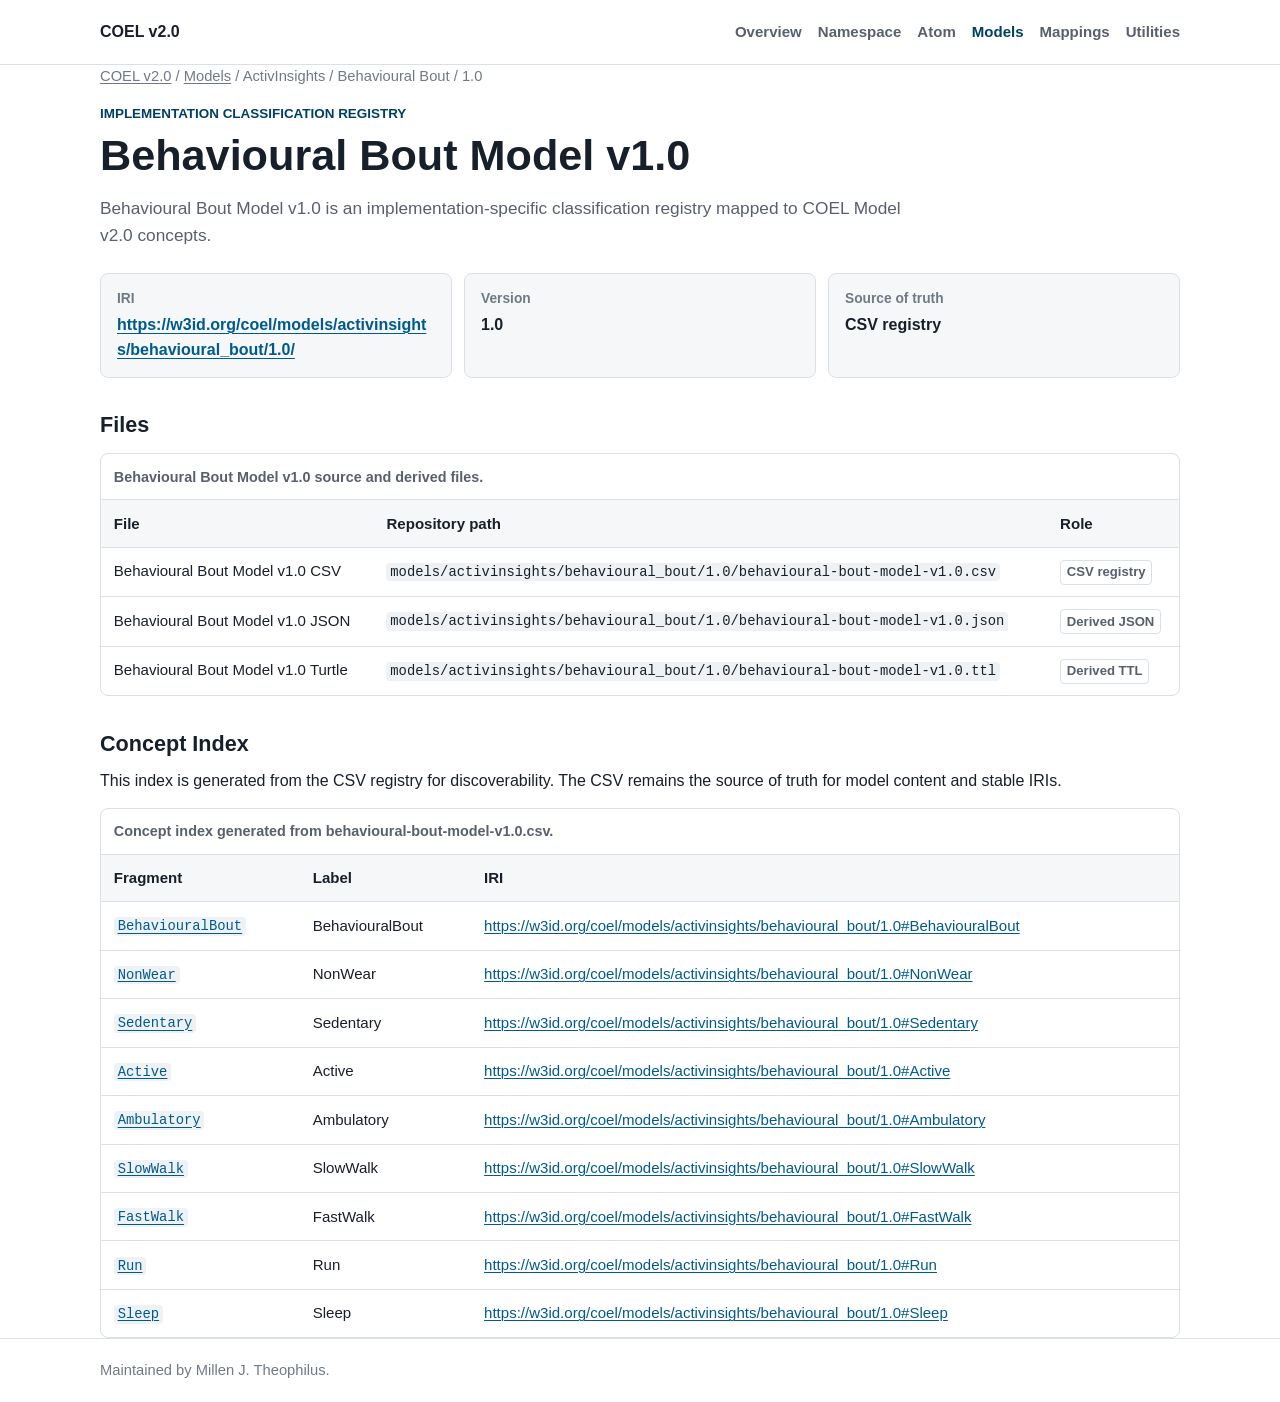
<file: docs/models/activinsights/behavioural_bout/1.0/index.html>
<!doctype html>
<html lang="en">
<head>
  <meta charset="utf-8">
  <meta name="viewport" content="width=device-width, initial-scale=1">
  <meta name="description" content="Behavioural Bout Model v1.0 CSV registry and derived JSON and Turtle serialisations.">
  <title>COEL v2.0 | Behavioural Bout Model 1.0</title>
  <link rel="stylesheet" href="../../../../assets/coel.css">
</head>
<body>
  <a class="skip-link" href="#main">Skip to main content</a>
  <header class="site-header">
    <div class="container">
      <a class="brand" href="../../../../">COEL v2.0</a>
      <nav class="nav" aria-label="Primary navigation">
        <a href="../../../../">Overview</a>
        <a href="../../../../namespace/">Namespace</a>
        <a href="../../../../atom/2.0/">Atom</a>
        <a href="../../../" aria-current="page">Models</a>
        <a href="../../../../mapping/">Mappings</a>
        <a href="../../../../utilities/">Utilities</a>
      </nav>
    </div>
  </header>

  <main id="main" class="container">
    <p class="breadcrumb"><a href="../../../../">COEL v2.0</a> / <a href="../../../">Models</a> / ActivInsights / Behavioural Bout / 1.0</p>
    <p class="kicker">Implementation classification registry</p>
    <h1>Behavioural Bout Model v1.0</h1>
    <p class="lead">
      Behavioural Bout Model v1.0 is an implementation-specific classification registry mapped to COEL Model v2.0 concepts.
    </p>

    <dl class="summary" aria-label="Behavioural Bout summary">
      <div>
        <dt>IRI</dt>
        <dd><a href="https://w3id.org/coel/models/activinsights/behavioural_bout/1.0/">https://w3id.org/coel/models/activinsights/behavioural_bout/1.0/</a></dd>
      </div>
      <div>
        <dt>Version</dt>
        <dd>1.0</dd>
      </div>
      <div>
        <dt>Source of truth</dt>
        <dd>CSV registry</dd>
      </div>
    </dl>

    <section aria-labelledby="files-heading">
      <h2 id="files-heading">Files</h2>
      <div class="table-wrap">
        <table>
          <caption>Behavioural Bout Model v1.0 source and derived files.</caption>
          <thead>
            <tr>
              <th scope="col">File</th>
              <th scope="col">Repository path</th>
              <th scope="col">Role</th>
            </tr>
          </thead>
          <tbody>
            <tr>
              <td>Behavioural Bout Model v1.0 CSV</td>
              <td><code>models/activinsights/behavioural_bout/1.0/behavioural-bout-model-v1.0.csv</code></td>
              <td><span class="tag">CSV registry</span></td>
            </tr>
            <tr>
              <td>Behavioural Bout Model v1.0 JSON</td>
              <td><code>models/activinsights/behavioural_bout/1.0/behavioural-bout-model-v1.0.json</code></td>
              <td><span class="tag">Derived JSON</span></td>
            </tr>
            <tr>
              <td>Behavioural Bout Model v1.0 Turtle</td>
              <td><code>models/activinsights/behavioural_bout/1.0/behavioural-bout-model-v1.0.ttl</code></td>
              <td><span class="tag">Derived TTL</span></td>
            </tr>
          </tbody>
        </table>
      </div>
    </section>
    <section id="concept-index" aria-labelledby="concept-index-heading">
      <h2 id="concept-index-heading">Concept Index</h2>
      <p>
        This index is generated from the CSV registry for discoverability. The CSV remains the source of truth for model content and stable IRIs.
      </p>
      <div class="table-wrap">
        <table>
          <caption>Concept index generated from behavioural-bout-model-v1.0.csv.</caption>
          <thead>
            <tr>
              <th scope="col">Fragment</th>
              <th scope="col">Label</th>
              <th scope="col">IRI</th>
            </tr>
          </thead>
          <tbody>
            <tr id="BehaviouralBout">
              <td><a href="#BehaviouralBout"><code>BehaviouralBout</code></a></td>
              <td>BehaviouralBout</td>
              <td><a href="https://w3id.org/coel/models/activinsights/behavioural_bout/1.0#BehaviouralBout">https://w3id.org/coel/models/activinsights/behavioural_bout/1.0#BehaviouralBout</a></td>
            </tr>
            <tr id="NonWear">
              <td><a href="#NonWear"><code>NonWear</code></a></td>
              <td>NonWear</td>
              <td><a href="https://w3id.org/coel/models/activinsights/behavioural_bout/1.0#NonWear">https://w3id.org/coel/models/activinsights/behavioural_bout/1.0#NonWear</a></td>
            </tr>
            <tr id="Sedentary">
              <td><a href="#Sedentary"><code>Sedentary</code></a></td>
              <td>Sedentary</td>
              <td><a href="https://w3id.org/coel/models/activinsights/behavioural_bout/1.0#Sedentary">https://w3id.org/coel/models/activinsights/behavioural_bout/1.0#Sedentary</a></td>
            </tr>
            <tr id="Active">
              <td><a href="#Active"><code>Active</code></a></td>
              <td>Active</td>
              <td><a href="https://w3id.org/coel/models/activinsights/behavioural_bout/1.0#Active">https://w3id.org/coel/models/activinsights/behavioural_bout/1.0#Active</a></td>
            </tr>
            <tr id="Ambulatory">
              <td><a href="#Ambulatory"><code>Ambulatory</code></a></td>
              <td>Ambulatory</td>
              <td><a href="https://w3id.org/coel/models/activinsights/behavioural_bout/1.0#Ambulatory">https://w3id.org/coel/models/activinsights/behavioural_bout/1.0#Ambulatory</a></td>
            </tr>
            <tr id="SlowWalk">
              <td><a href="#SlowWalk"><code>SlowWalk</code></a></td>
              <td>SlowWalk</td>
              <td><a href="https://w3id.org/coel/models/activinsights/behavioural_bout/1.0#SlowWalk">https://w3id.org/coel/models/activinsights/behavioural_bout/1.0#SlowWalk</a></td>
            </tr>
            <tr id="FastWalk">
              <td><a href="#FastWalk"><code>FastWalk</code></a></td>
              <td>FastWalk</td>
              <td><a href="https://w3id.org/coel/models/activinsights/behavioural_bout/1.0#FastWalk">https://w3id.org/coel/models/activinsights/behavioural_bout/1.0#FastWalk</a></td>
            </tr>
            <tr id="Run">
              <td><a href="#Run"><code>Run</code></a></td>
              <td>Run</td>
              <td><a href="https://w3id.org/coel/models/activinsights/behavioural_bout/1.0#Run">https://w3id.org/coel/models/activinsights/behavioural_bout/1.0#Run</a></td>
            </tr>
            <tr id="Sleep">
              <td><a href="#Sleep"><code>Sleep</code></a></td>
              <td>Sleep</td>
              <td><a href="https://w3id.org/coel/models/activinsights/behavioural_bout/1.0#Sleep">https://w3id.org/coel/models/activinsights/behavioural_bout/1.0#Sleep</a></td>
            </tr>
          </tbody>
        </table>
      </div>
    </section>
  </main>

  <footer class="site-footer">
    <div class="container">Maintained by Millen J. Theophilus.</div>
  </footer>
</body>
</html>
</file>
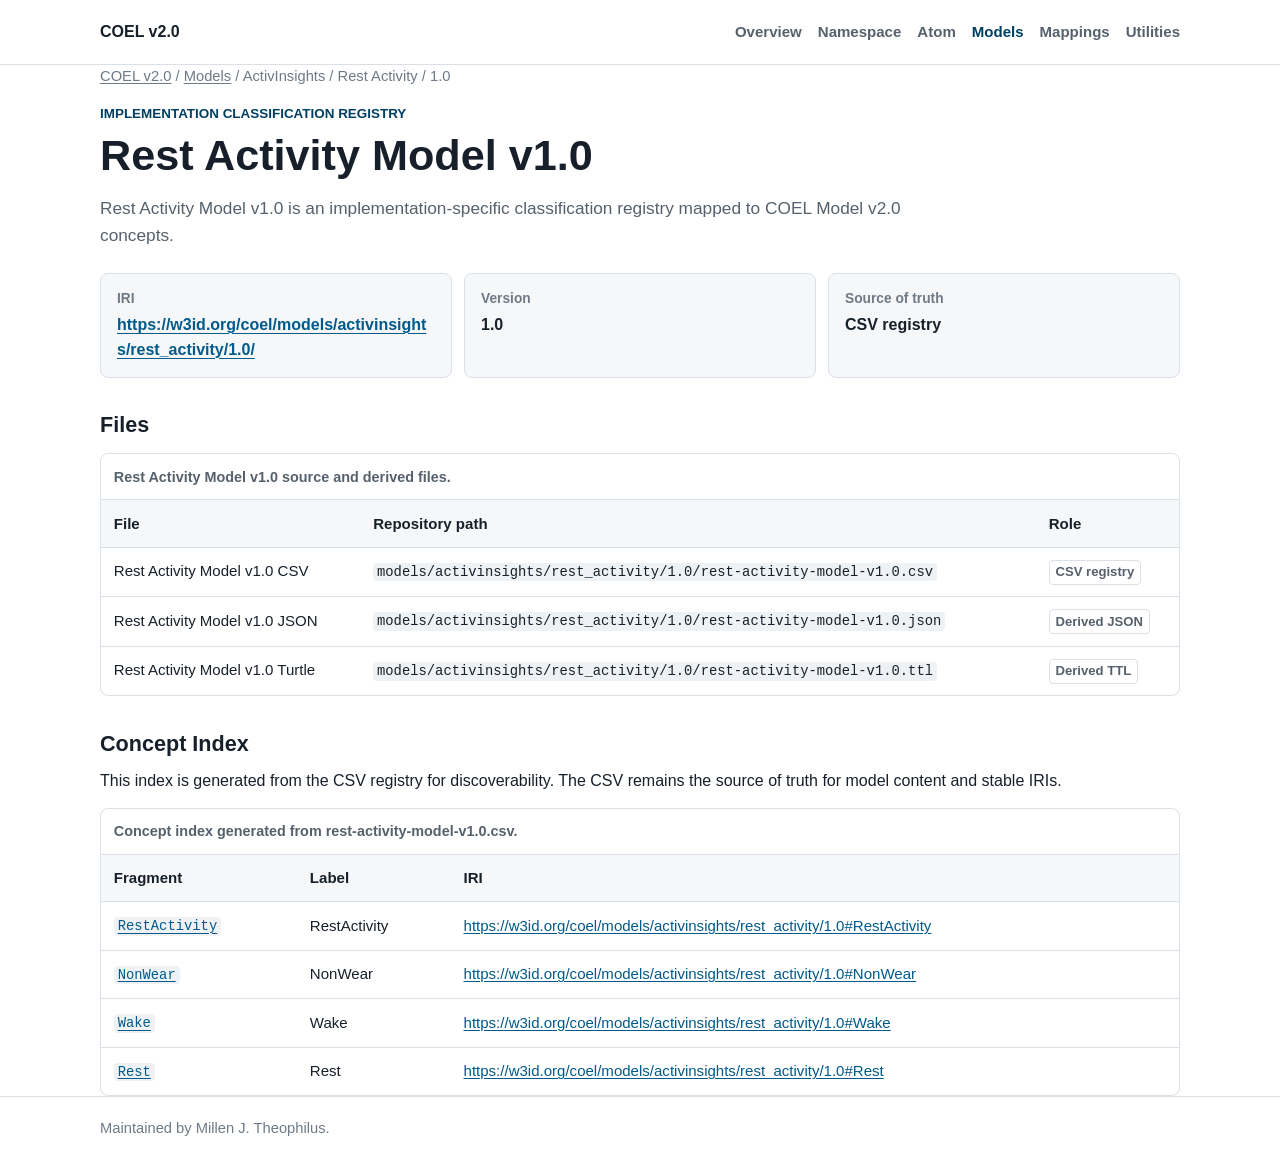
<file: docs/models/activinsights/rest_activity/1.0/index.html>
<!doctype html>
<html lang="en">
<head>
  <meta charset="utf-8">
  <meta name="viewport" content="width=device-width, initial-scale=1">
  <meta name="description" content="Rest Activity Model v1.0 CSV registry and derived JSON and Turtle serialisations.">
  <title>COEL v2.0 | Rest Activity Model 1.0</title>
  <link rel="stylesheet" href="../../../../assets/coel.css">
</head>
<body>
  <a class="skip-link" href="#main">Skip to main content</a>
  <header class="site-header">
    <div class="container">
      <a class="brand" href="../../../../">COEL v2.0</a>
      <nav class="nav" aria-label="Primary navigation">
        <a href="../../../../">Overview</a>
        <a href="../../../../namespace/">Namespace</a>
        <a href="../../../../atom/2.0/">Atom</a>
        <a href="../../../" aria-current="page">Models</a>
        <a href="../../../../mapping/">Mappings</a>
        <a href="../../../../utilities/">Utilities</a>
      </nav>
    </div>
  </header>

  <main id="main" class="container">
    <p class="breadcrumb"><a href="../../../../">COEL v2.0</a> / <a href="../../../">Models</a> / ActivInsights / Rest Activity / 1.0</p>
    <p class="kicker">Implementation classification registry</p>
    <h1>Rest Activity Model v1.0</h1>
    <p class="lead">
      Rest Activity Model v1.0 is an implementation-specific classification registry mapped to COEL Model v2.0 concepts.
    </p>

    <dl class="summary" aria-label="Rest Activity summary">
      <div>
        <dt>IRI</dt>
        <dd><a href="https://w3id.org/coel/models/activinsights/rest_activity/1.0/">https://w3id.org/coel/models/activinsights/rest_activity/1.0/</a></dd>
      </div>
      <div>
        <dt>Version</dt>
        <dd>1.0</dd>
      </div>
      <div>
        <dt>Source of truth</dt>
        <dd>CSV registry</dd>
      </div>
    </dl>

    <section aria-labelledby="files-heading">
      <h2 id="files-heading">Files</h2>
      <div class="table-wrap">
        <table>
          <caption>Rest Activity Model v1.0 source and derived files.</caption>
          <thead>
            <tr>
              <th scope="col">File</th>
              <th scope="col">Repository path</th>
              <th scope="col">Role</th>
            </tr>
          </thead>
          <tbody>
            <tr>
              <td>Rest Activity Model v1.0 CSV</td>
              <td><code>models/activinsights/rest_activity/1.0/rest-activity-model-v1.0.csv</code></td>
              <td><span class="tag">CSV registry</span></td>
            </tr>
            <tr>
              <td>Rest Activity Model v1.0 JSON</td>
              <td><code>models/activinsights/rest_activity/1.0/rest-activity-model-v1.0.json</code></td>
              <td><span class="tag">Derived JSON</span></td>
            </tr>
            <tr>
              <td>Rest Activity Model v1.0 Turtle</td>
              <td><code>models/activinsights/rest_activity/1.0/rest-activity-model-v1.0.ttl</code></td>
              <td><span class="tag">Derived TTL</span></td>
            </tr>
          </tbody>
        </table>
      </div>
    </section>
    <section id="concept-index" aria-labelledby="concept-index-heading">
      <h2 id="concept-index-heading">Concept Index</h2>
      <p>
        This index is generated from the CSV registry for discoverability. The CSV remains the source of truth for model content and stable IRIs.
      </p>
      <div class="table-wrap">
        <table>
          <caption>Concept index generated from rest-activity-model-v1.0.csv.</caption>
          <thead>
            <tr>
              <th scope="col">Fragment</th>
              <th scope="col">Label</th>
              <th scope="col">IRI</th>
            </tr>
          </thead>
          <tbody>
            <tr id="RestActivity">
              <td><a href="#RestActivity"><code>RestActivity</code></a></td>
              <td>RestActivity</td>
              <td><a href="https://w3id.org/coel/models/activinsights/rest_activity/1.0#RestActivity">https://w3id.org/coel/models/activinsights/rest_activity/1.0#RestActivity</a></td>
            </tr>
            <tr id="NonWear">
              <td><a href="#NonWear"><code>NonWear</code></a></td>
              <td>NonWear</td>
              <td><a href="https://w3id.org/coel/models/activinsights/rest_activity/1.0#NonWear">https://w3id.org/coel/models/activinsights/rest_activity/1.0#NonWear</a></td>
            </tr>
            <tr id="Wake">
              <td><a href="#Wake"><code>Wake</code></a></td>
              <td>Wake</td>
              <td><a href="https://w3id.org/coel/models/activinsights/rest_activity/1.0#Wake">https://w3id.org/coel/models/activinsights/rest_activity/1.0#Wake</a></td>
            </tr>
            <tr id="Rest">
              <td><a href="#Rest"><code>Rest</code></a></td>
              <td>Rest</td>
              <td><a href="https://w3id.org/coel/models/activinsights/rest_activity/1.0#Rest">https://w3id.org/coel/models/activinsights/rest_activity/1.0#Rest</a></td>
            </tr>
          </tbody>
        </table>
      </div>
    </section>
  </main>

  <footer class="site-footer">
    <div class="container">Maintained by Millen J. Theophilus.</div>
  </footer>
</body>
</html>
</file>
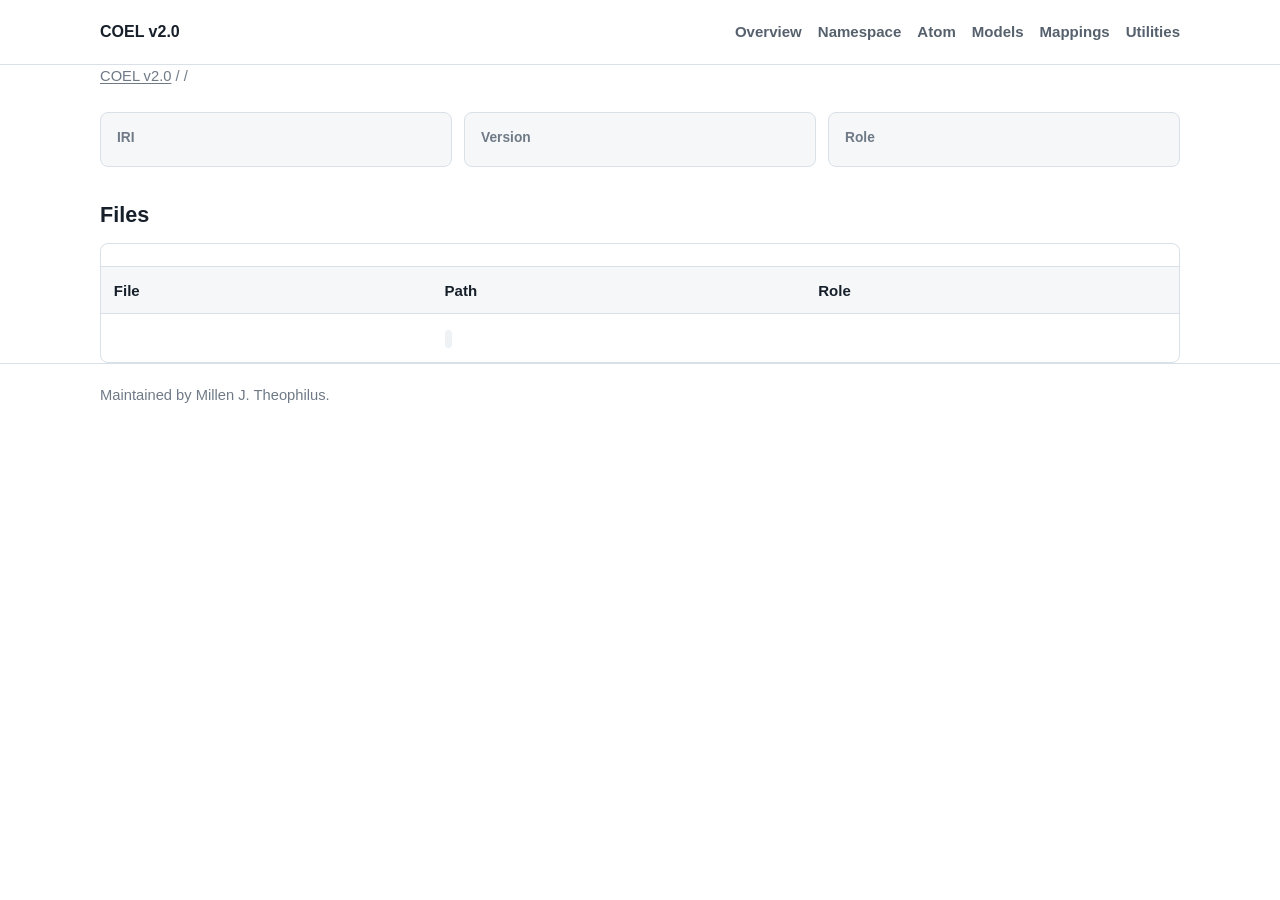
<file: docs/_template.html>
<!doctype html>
<html lang="en">
<head>
  <meta charset="utf-8">
  <meta name="viewport" content="width=device-width, initial-scale=1">
  <meta name="description" content="<!-- Concise page summary for search, previews, and accessibility. -->">
  <title>COEL v2.0 | <!-- Page title --></title>
  <link rel="stylesheet" href="assets/coel.css">
</head>
<body>
  <a class="skip-link" href="#main">Skip to main content</a>
  <header class="site-header">
    <div class="container">
      <a class="brand" href="./">COEL v2.0</a>
      <nav class="nav" aria-label="Primary navigation">
        <a href="./">Overview</a>
        <a href="namespace/">Namespace</a>
        <a href="atom/2.0/">Atom</a>
        <a href="models/">Models</a>
        <a href="mapping/">Mappings</a>
        <a href="utilities/">Utilities</a>
      </nav>
    </div>
  </header>

  <main id="main" class="container">
    <p class="breadcrumb"><a href="./">COEL v2.0</a> / <!-- Parent --> / <!-- Current --></p>
    <p class="kicker"><!-- Resource category --></p>
    <h1><!-- Resource name --></h1>
    <p class="lead"><!-- One-sentence purpose statement. --></p>

    <dl class="summary" aria-label="Resource summary">
      <div>
        <dt>IRI</dt>
        <dd><!-- IRI --></dd>
      </div>
      <div>
        <dt>Version</dt>
        <dd><!-- Version --></dd>
      </div>
      <div>
        <dt>Role</dt>
        <dd><!-- CSV registry / JSON Schema / mapping CSV / derived TTL / projection resource --></dd>
      </div>
    </dl>

    <section aria-labelledby="files-heading">
      <h2 id="files-heading">Files</h2>
      <div class="table-wrap">
        <table>
          <caption><!-- Short table description. --></caption>
          <thead>
            <tr>
              <th scope="col">File</th>
              <th scope="col">Path</th>
              <th scope="col">Role</th>
            </tr>
          </thead>
          <tbody>
            <tr>
              <td><!-- File name --></td>
              <td><code><!-- repository/path --></code></td>
              <td><!-- Role --></td>
            </tr>
          </tbody>
        </table>
      </div>
    </section>
  </main>

  <footer class="site-footer">
    <div class="container">Maintained by Millen J. Theophilus.</div>
  </footer>
</body>
</html>
</file>
<file: docs/assets/coel.css>
:root {
  color-scheme: light;
  --text: #17202a;
  --muted: #56616d;
  --quiet: #6f7a86;
  --line: #d9e0e7;
  --surface: #ffffff;
  --subtle: #f5f7f9;
  --accent: #005a8b;
  --accent-dark: #003f63;
  --max-width: 1120px;
}

* {
  box-sizing: border-box;
}

html {
  scroll-behavior: smooth;
}

body {
  margin: 0;
  color: var(--text);
  background: var(--surface);
  font-family: Arial, Helvetica, sans-serif;
  font-size: 16px;
  line-height: 1.55;
}

a {
  color: var(--accent);
  text-decoration-thickness: 0.08em;
  text-underline-offset: 0.16em;
}

a:hover {
  color: var(--accent-dark);
}

.skip-link {
  position: absolute;
  left: 1rem;
  top: 0.5rem;
  z-index: 10;
  transform: translateY(-150%);
  padding: 0.45rem 0.7rem;
  border-radius: 6px;
  background: var(--accent-dark);
  color: #ffffff;
  font-weight: 700;
}

.skip-link:focus {
  transform: translateY(0);
}

code {
  padding: 0.08rem 0.24rem;
  border-radius: 4px;
  background: #eef2f5;
  font-family: Consolas, "Liberation Mono", Menlo, monospace;
  font-size: 0.92em;
  overflow-wrap: anywhere;
}

.container {
  max-width: var(--max-width);
  margin: 0 auto;
  padding: 0 1.25rem;
}

.site-header {
  border-bottom: 1px solid var(--line);
  background: var(--surface);
}

.site-header .container {
  display: flex;
  align-items: center;
  justify-content: space-between;
  gap: 1rem;
  min-height: 4rem;
}

.brand {
  color: var(--text);
  font-weight: 700;
  text-decoration: none;
}

.nav {
  display: flex;
  flex-wrap: wrap;
  justify-content: flex-end;
  gap: 0.25rem 1rem;
}

.nav a {
  color: var(--muted);
  font-size: 0.94rem;
  font-weight: 700;
  text-decoration: none;
}

.nav a[aria-current="page"],
.nav a:hover {
  color: var(--accent-dark);
}

main {
  padding: 2.5rem 0 3.25rem;
}

.breadcrumb {
  margin: 0 0 1rem;
  color: var(--quiet);
  font-size: 0.92rem;
}

.breadcrumb a {
  color: var(--quiet);
}

.kicker {
  margin: 0 0 0.4rem;
  color: var(--accent-dark);
  font-size: 0.84rem;
  font-weight: 700;
  letter-spacing: 0;
  text-transform: uppercase;
}

h1,
h2,
h3 {
  letter-spacing: 0;
}

h1 {
  margin: 0;
  max-width: 820px;
  font-size: 2.7rem;
  line-height: 1.12;
}

h2 {
  margin: 2.1rem 0 0.7rem;
  font-size: 1.35rem;
  line-height: 1.28;
}

h3 {
  margin: 1.2rem 0 0.35rem;
  font-size: 1.05rem;
  line-height: 1.3;
}

p {
  margin: 0.55rem 0;
}

.lead {
  max-width: 820px;
  margin-top: 1rem;
  color: var(--muted);
  font-size: 1.08rem;
}

.summary {
  display: grid;
  grid-template-columns: repeat(3, minmax(0, 1fr));
  gap: 0.75rem;
  margin: 1.5rem 0 2rem;
}

.summary div,
.note,
.resource-card {
  min-width: 0;
  border: 1px solid var(--line);
  border-radius: 8px;
  background: var(--subtle);
  padding: 0.9rem 1rem;
}

.summary dt {
  margin: 0;
  color: var(--quiet);
  font-size: 0.86rem;
  font-weight: 700;
}

.summary dd {
  margin: 0.2rem 0 0;
  font-weight: 700;
  overflow-wrap: anywhere;
  word-break: break-word;
}

.summary a,
.resource-card a,
.note a,
td a {
  overflow-wrap: anywhere;
  word-break: break-word;
}

.table-wrap {
  overflow-x: auto;
  margin-top: 0.9rem;
  border: 1px solid var(--line);
  border-radius: 8px;
  background: var(--surface);
}

table {
  width: 100%;
  min-width: 760px;
  border-collapse: collapse;
}

caption {
  padding: 0.7rem 0.8rem;
  border-bottom: 1px solid var(--line);
  color: var(--muted);
  font-size: 0.9rem;
  font-weight: 700;
  text-align: left;
}

th,
td {
  padding: 0.72rem 0.8rem;
  border-bottom: 1px solid var(--line);
  text-align: left;
  vertical-align: top;
  font-size: 0.94rem;
}

th {
  background: var(--subtle);
  font-weight: 700;
}

tr:last-child td {
  border-bottom: 0;
}

.tag {
  display: inline-block;
  padding: 0.08rem 0.36rem;
  border: 1px solid var(--line);
  border-radius: 4px;
  background: var(--surface);
  color: var(--muted);
  font-size: 0.82rem;
  font-weight: 700;
  white-space: nowrap;
}

.list {
  margin: 0.6rem 0 0;
  padding-left: 1.2rem;
}

.list li {
  margin: 0.35rem 0;
}

.resource-grid {
  display: grid;
  grid-template-columns: repeat(2, minmax(0, 1fr));
  gap: 0.9rem;
  margin-top: 1rem;
}

.resource-card h3 {
  margin-top: 0;
}

.resource-card p {
  color: var(--muted);
}

.actions {
  display: flex;
  flex-wrap: wrap;
  gap: 0.6rem;
  margin-top: 1.1rem;
}

.button {
  display: inline-flex;
  align-items: center;
  min-height: 2.2rem;
  padding: 0.35rem 0.7rem;
  border: 1px solid var(--line);
  border-radius: 6px;
  background: var(--surface);
  color: var(--text);
  font-size: 0.92rem;
  font-weight: 700;
  text-decoration: none;
}

.button.primary {
  border-color: var(--accent);
  background: var(--accent);
  color: #ffffff;
}

.site-footer {
  border-top: 1px solid var(--line);
  padding: 1.25rem 0;
  color: var(--quiet);
  font-size: 0.92rem;
}

@media (max-width: 820px) {
  .site-header .container {
    align-items: flex-start;
    flex-direction: column;
    padding-top: 0.85rem;
    padding-bottom: 0.85rem;
  }

  .nav {
    justify-content: flex-start;
  }

  h1 {
    font-size: 2.1rem;
  }

  .summary,
  .resource-grid {
    grid-template-columns: 1fr;
  }
}
</file>
